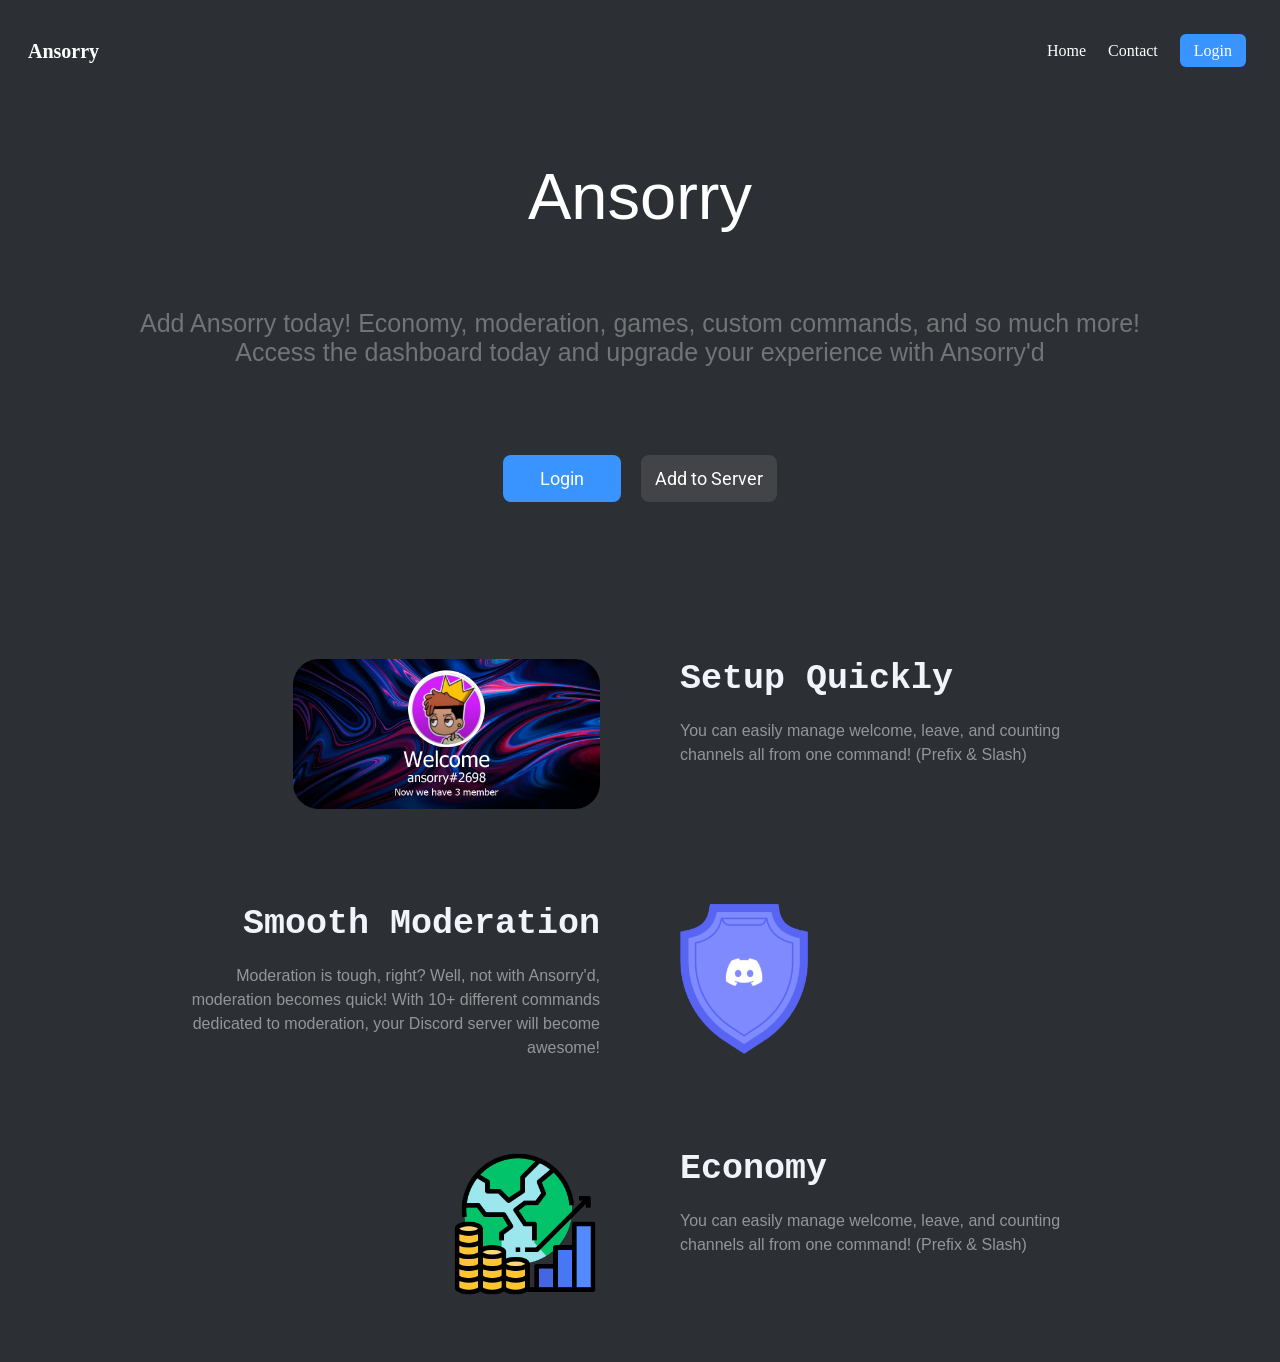
<file: public/index.html>
<!DOCTYPE html>
<html>

<head>
    <link rel="preconnect" href="https://fonts.googleapis.com">
    <link rel="preconnect" href="https://fonts.gstatic.com" crossorigin>
    <link
        href="https://fonts.googleapis.com/css2?family=Roboto:ital,wght@0,100;0,300;0,400;0,500;0,700;0,900;1,100;1,300;1,400;1,500;1,700;1,900&display=swap"
        rel="stylesheet">
    <link rel="stylesheet" href="css/styles.css">
    <link rel="stylesheet" href="css/container.css">
    <link rel="stylesheet" href="css/servers.css">
    <meta charset="utf-8"/>
    <title>Ansorry</title>
</head>

<body>
    <nav class="nav">
        <div class="logo">
            Ansorry
        </div>
        <ul class="nav-items">
            <li class="nav-item">
                <a href="/">Home</a>
            </li>
            <li class="nav-item">
                <a href="/contact">Contact</a>
            </li>
            <li class="nav-item">
                <a class="button" href="https://discord.com/oauth2/authorize?client_id=830892045258063872&redirect_uri=http%3A%2F%2Flocalhost%3A53134&response_type=token&scope=identify%20guilds">Login</a>
            </li>
        </ul>
    </nav>
    <div class="info" id="info">
        <p>Ansorry</p>
        <div class="desc">
            <p>Add Ansorry today! Economy, moderation, games, custom commands, and so much more! <br> Access the dashboard today and upgrade your experience with Ansorry'd</p>
        </div>
        <div class="buttons">
            <div class="login">
                <a id="login" href="https://discord.com/oauth2/authorize?client_id=830892045258063872&redirect_uri=http%3A%2F%2Flocalhost%3A53134&response_type=token&scope=identify%20guilds">
                    Login
                </a>
            </div>
            <div class="graybtn">
                <a id="graybtn" href="https://bit.ly/ansorry">
                    Add to Server
                </a>
            </div>
            <br>
        </div>
        <div class="container">
            <!--ROW 1-->
            <div>
                <img src="images/badge.png" alt="">
            </div>
            <div>
                <h2 class="heading">Setup Quickly</h2>
                <p class="desc">You can easily manage welcome, leave, and counting <br> channels all from one command! (Prefix & Slash)</p>
            </div>
            <!--ROW 2-->
            <div>
                <h2 class="heading">Smooth Moderation</h2>
                <p class="desc">Moderation is tough, right? Well, not with Ansorry'd,<br> moderation becomes quick! With 10+ different commands<br> dedicated to moderation, your Discord server will become awesome!</p>
            </div>
            <div>
                <img src="images/shield.png" alt="">
            </div>
            <!--ROW 3-->
            <div>
                <img src="images/eco.png" alt="">
            </div>
            <div>
                <h2 class="heading">Economy</h2>
                <p class="desc">You can easily manage welcome, leave, and counting <br> channels all from one command! (Prefix & Slash)</p>
            </div>
            <!--ROW 4-->
        </div>
    </div>
  
</body>
<script type="application/javascript" src="/public/login.js"></script>
</html>
</file>
<file: public/css/styles.css>
body {
  background-color: #2C2F33;
}

body::-webkit-scrollbar {
  display: none;
}

body {
  -ms-overflow-style: none;
  scrollbar-width: none;
}

.info {
  height: 100%;
  width: 100%;
  font-size: 65px;
  text-align: center;
  justify-content: center;
  font-family:Verdana, Geneva, Tahoma, sans-serif
}

.desc {
  font-size: 25px;
  font-family:'Franklin Gothic Medium', 'Arial Narrow', Arial, sans-serif;
  color: rgba(211, 211, 211, 0.425);
  margin: 75px;
}

html {
  color: white;
}


 
 #login{
  display: block;
  width: 90px;
  text-decoration: none;
  background: rgb(57, 148, 255);
  transition: background 0.15s ease-out 0s;
  color: rgb(255, 255, 255);
  font-size: 18px;
  padding: 13px 14px;
  border-radius: 8px;
  font-family: 'Roboto', sans-serif;
  margin-right: 20px;
 }

 #login:hover{
  background: rgb(0, 118, 255);
}

 #graybtn{
  display: block;
  text-decoration: none;
  background: rgba(255, 255, 255, 0.1);
  transition: background 0.15s ease-out 0s;
  color: rgb(255, 255, 255);
  font-size: 18px;
  padding: 13px 14px;
  border-radius: 8px;
  font-family: 'Roboto', sans-serif;
 }

 #graybtn:hover{
  background: rgba(255, 255, 255, 0.2);
}

.buttons {
  display: flex;
  flex-direction: row;
  justify-content: center;
  margin: 7%;
}



.logo {
  color: white;
  text-decoration: none;
  font-size: 20px;
  font-weight: 600;
  user-select: none;
}

.nav {
  display: flex;
  flex-direction: row;
  justify-content: space-between;
  align-items: center;
  font-family: Calibri;
  padding: 12px 20px;
}

.nav-items {
  display: flex;
  flex-direction: row;
  gap: 10px;
}

#nav-items:hover{
  background: rgba(255, 255, 255, 0.2);
}

.button {
  background-color: rgb(57, 148, 255);
  color: white;
  transition: background 0.15s ease-out 0s;
  padding: 8px 14px;
  border-radius: 6px;
}

.button:hover{
  background: rgb(0, 118, 255);
}

.nav-item {
  list-style-type: none;
  color: white;
  padding: 6px;
}

.nav-item>a {
  text-decoration: none;
  color: white;
}

.nav-item>a:visited {
  text-decoration: none;
}

.card img {
  width: 100%;
  height: 100%;
  object-fit: cover;
}

.card {
  background-color: #000000;
  border-radius: 5px;
  box-shadow: rgb(38, 57, 77) 0px 20px 30px -10px;
  transition: 0.3s;
  margin: 10px;
  padding: 10px;
  width: 100px;
  height: 100px;
}

.card:hover {
  width: 115px;
  height: 115px;
}

.main{
  display: flex;
        flex-direction: column;
        flex-wrap: wrap;
  flex-grow: 1 1;
  -webkit-box-align: center;
  align-items: center;
  -webkit-box-pack: justify;
  justify-content: space-between;
  opacity: 1;
  transition: opacity 0.6s ease-out 0s, transform;
  width: 90%
}
.heading-1 {
  position: relative;
  display: flex;
  -webkit-box-align: center;
  align-items: center;
  color: rgb(242, 244, 251);
  font-size: 35px;
  line-height: 40px;
  font-weight: 700;
  letter-spacing: -1px;
  margin-left: 200px;
  font-family:Verdana, Geneva, Tahoma, monospace
}

.desc-1 {
  font-size: 16px;
  line-height: 24px;
  margin-left: 120px;
  color: rgba(255, 255, 255, 0.493);
}

.welc-img {
  width: 90%;
  object-fit: cover;
  margin-left: 40px;
  margin-right: 33px;
}


.heading-2 {
  position: relative;
  display: flex;
  -webkit-box-align: center;
  align-items: center;
  color: rgb(242, 244, 251);
  font-size: 35px;
  line-height: 40px;
  font-weight: 700;
  letter-spacing: -1px;
  margin-left: 200px;
  font-family:Verdana, Geneva, Tahoma, monospace
}

.desc-2 {
  font-size: 16px;
  line-height: 24px;
  margin-left: 120px;
  color: rgba(255, 255, 255, 0.493);
}

.mod-img {
  width: 90%;
  object-fit: cover;
  margin-left: 40px;
  margin-right: 33px;
}
</file>
<file: public/css/container.css>
.container {
    margin: 0 auto;
    text-align: center;
    display: flex;
    flex-wrap: wrap;
    flex-direction: row;
    align-items: stretch;
    width: 80%;
}

.container > * {
    padding: 20px;
    flex: 1 0 40%;
    text-align: center;
}

.container .heading {
    color: rgb(242, 244, 251);
    font-size: 35px;
    line-height: 40px;
    margin: 20px;
    font-weight: 700;
    font-family: Verdana, Geneva, Tahoma, monospace;
}

.container .desc {
    font-size: 16px;
    line-height: 24px;
    margin: 20px;
    color: rgba(255, 255, 255, 0.493);
}

.container > div:nth-child(odd) {
    text-align: right;
}

.container > div:nth-child(even) {
    text-align: left;
}

.container img {
    height: 150px;
    margin: 20px;
}
</file>
<file: public/css/servers.css>
.serverList {
    justify-content: center;
    display: flex;
    flex-direction: column;
    font-family: Courier;
    color: rgb(255, 255, 255);
}
</file>
